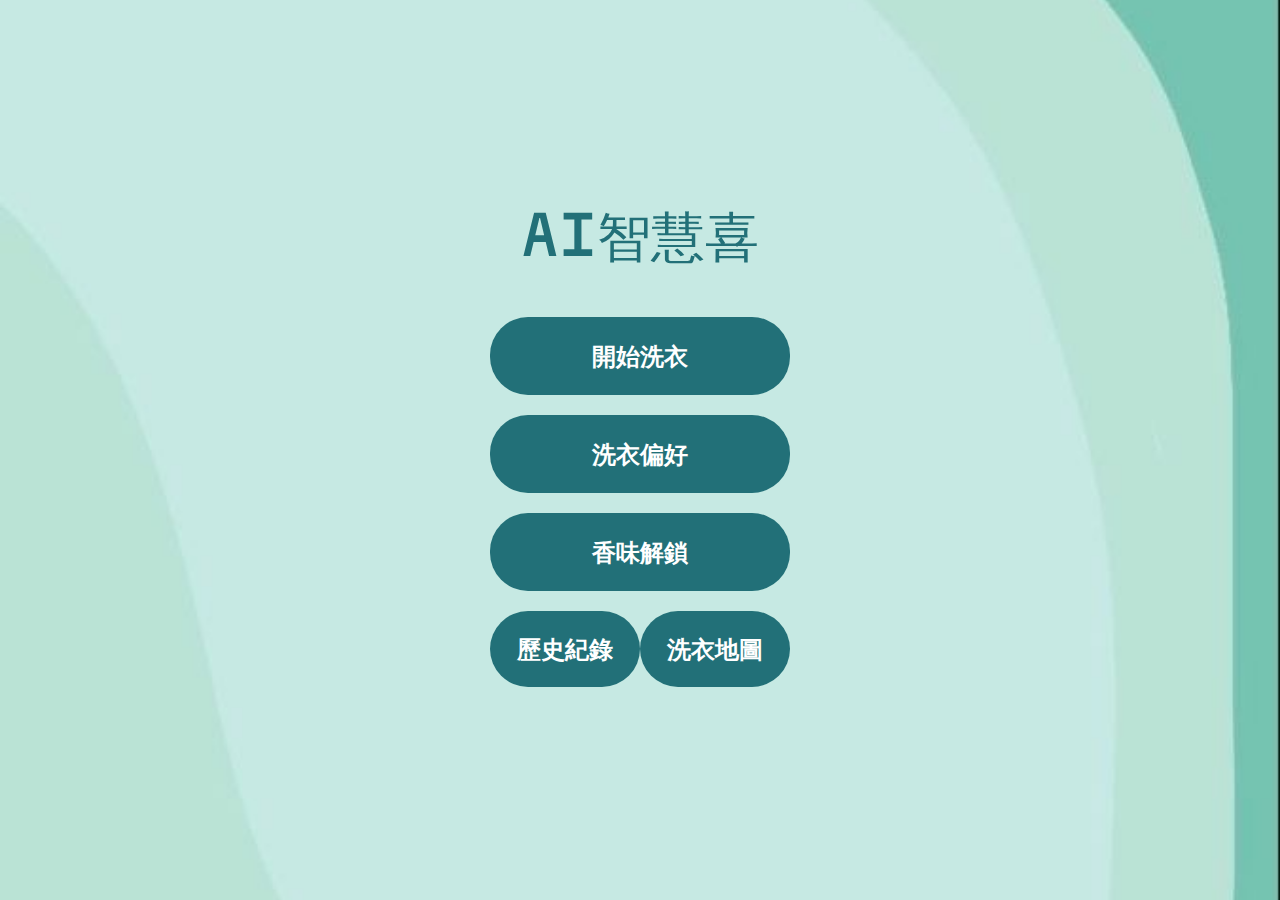
<file: index.html>
<!DOCTYPE html>
<html lang="en">
<head>
    <meta charset="UTF-8">
    <meta http-equiv="X-UA-Compatible" content="IE=edge">
    <meta name="viewport" content="width=device-width, initial-scale=1.0">
    <link rel="icon" href="pic/favicon.ico">
    <link rel="stylesheet" href="https://cdn.jsdelivr.net/npm/bootstrap@5.3.0-alpha1/dist/css/bootstrap.min.css" type="text/css">
    <link rel="stylesheet" href="src/index.css" type="text/css">
    <title>AI智慧喜</title>
</head>
<body>
    <div class="container">
        <div class="flex-col flex-cent">
            <h1>AI智慧喜</h1>
            <a href="start.html" class="btn">開始洗衣</a>
            <a href="preference.html" class="btn">洗衣偏好</a>
            <a href="unlock.html" class="btn">香味解鎖</a>
            <div class="flex-col-1 flex-cent-1">
                <a href="history.html" class="btn-1">歷史紀錄</a>
                <a href="map.html" class="btn-1">洗衣地圖</a>
            </div>
        </div>
    </div>
</body>
</html>
</file>
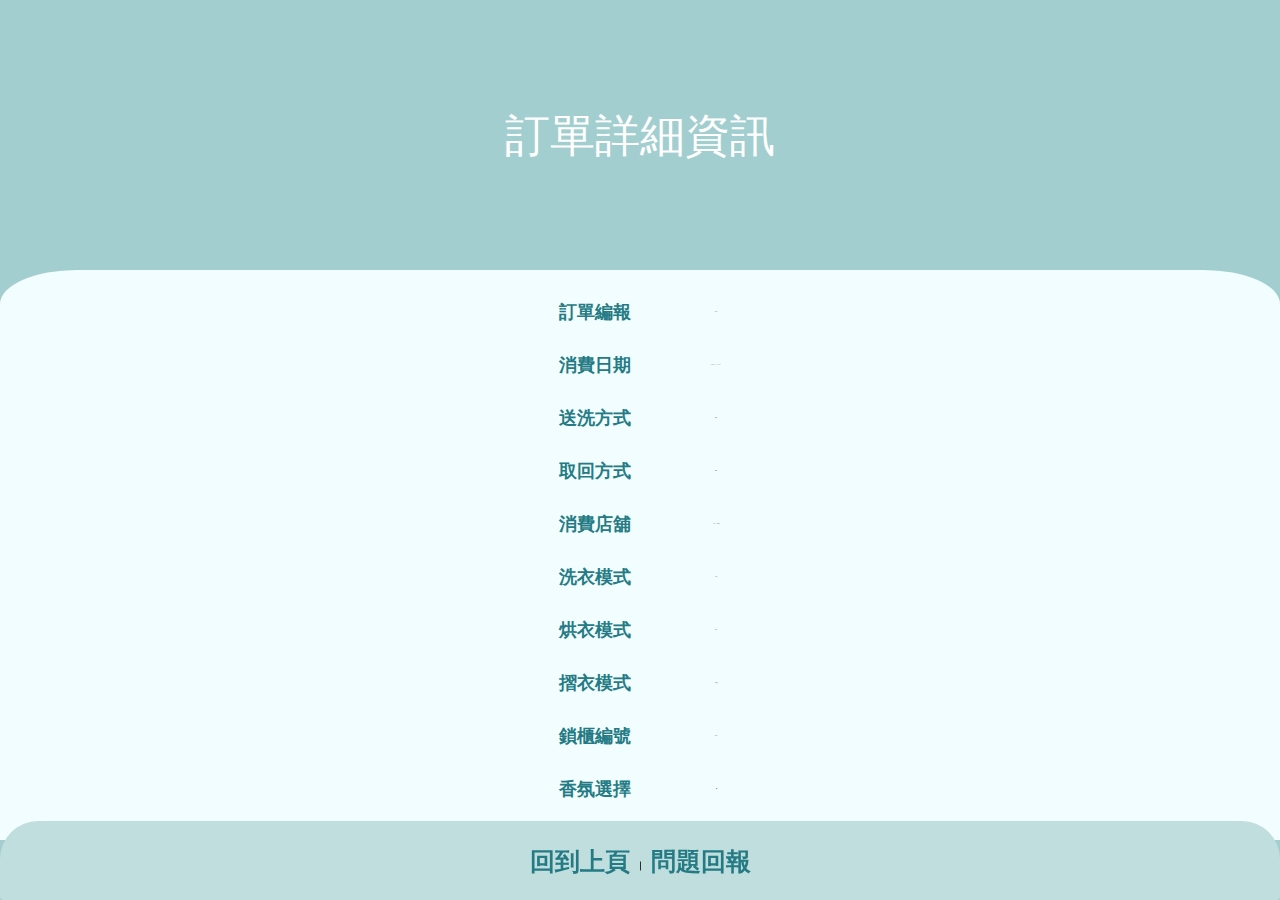
<file: detail.html>
<!DOCTYPE html>
<html lang="en">
<head>
    <meta charset="UTF-8">
    <meta http-equiv="X-UA-Compatible" content="IE=edge">
    <meta name="viewport" content="width=device-width, initial-scale=1.0">
    <link rel="icon" href="pic/favicon.ico">
    <link rel="stylesheet" href="https://cdn.jsdelivr.net/npm/bootstrap@5.3.0-alpha1/dist/css/bootstrap.min.css" type="text/css">
    <link rel="stylesheet" href="src/style.css" type="text/css">
    <link rel="stylesheet" href="src/detail.css" type="text/css">
    <title>訂單詳細資訊</title>
</head>
<body>
    <div class="container">
        <div class="flex-col">
            <h1>訂單詳細資訊</h1>
        </div>
    </div>
    <div class="container-1">
        <table>
            <tr>
                <td id="con">訂單編報</td>
                <td>001</td>
            </tr>
            <tr>
                <td id="con">消費日期</td>
                <td>2022-11-01</td>
            </tr>
            <tr>
                <td id="con">送洗方式</td>
                <td>自送</td>
            </tr>
            <tr>
                <td id="con">取回方式</td>
                <td>自取</td>
            </tr>
            <tr>
                <td id="con">消費店舖</td>
                <td>中壢中原大學店</td>
            </tr>
            <tr>
                <td id="con">洗衣模式</td>
                <td>標準</td>
            </tr>
            <tr>
                <td id="con">烘衣模式</td>
                <td>日曬</td>
            </tr>
            <tr>
                <td id="con">摺衣模式</td>
                <td>機器人</td>
            </tr>
            <tr>
                <td id="con">鎖櫃編號</td>
                <td>001</td>
            </tr>
            <tr>
                <td id="con">香氛選擇</td>
                <td>無</td>
            </tr>
        </table>
        <div class="btn">
            <a href="history.html">回到上頁</a>
            |
            <a href="solve.html">問題回報</a>
        </div>
    </div>
</body>
</html>
</file>
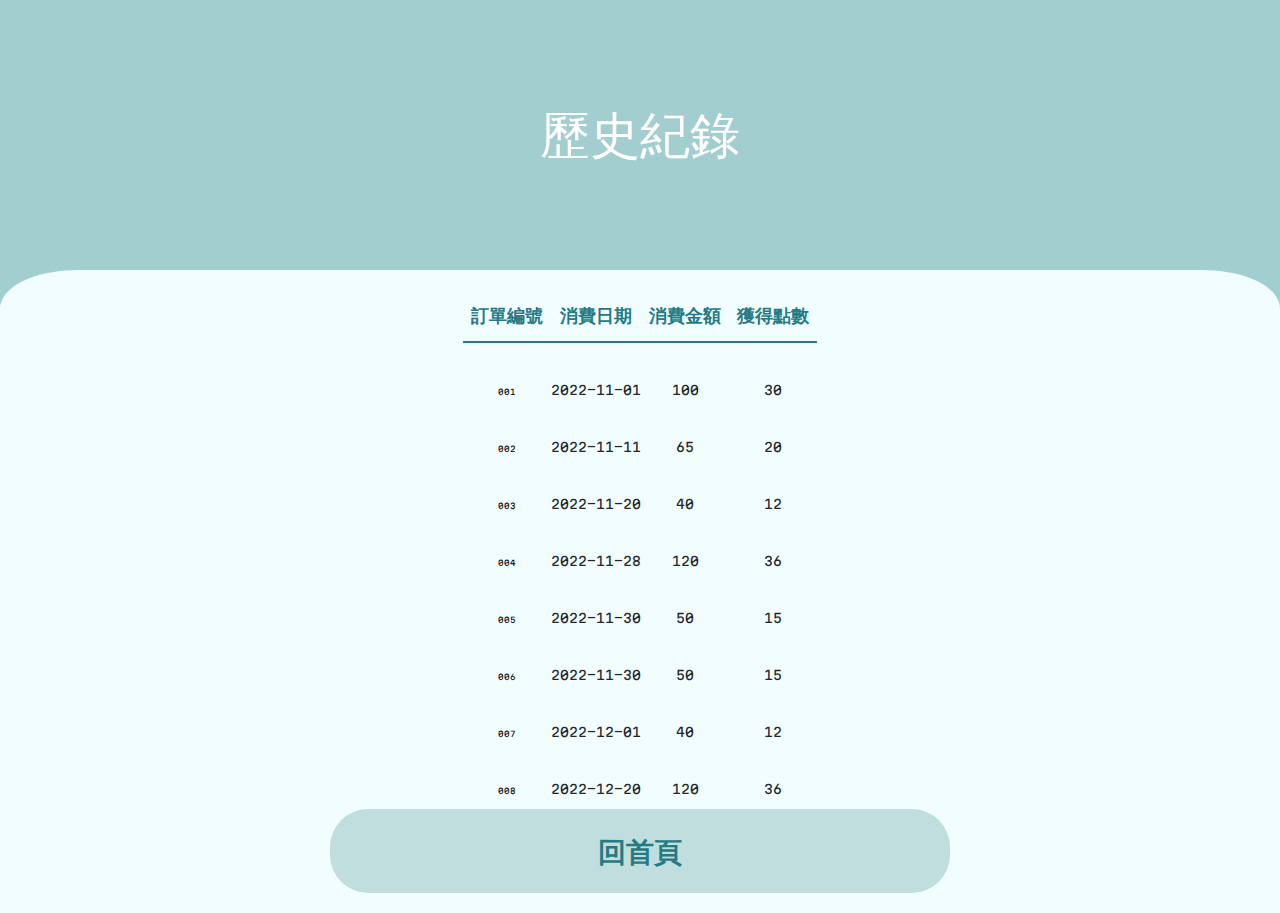
<file: history.html>
<!DOCTYPE html>
<html lang="en">
<head>
    <meta charset="UTF-8">
    <meta http-equiv="X-UA-Compatible" content="IE=edge">
    <meta name="viewport" content="width=device-width, initial-scale=1.0">
    <link rel="icon" href="pic/favicon.ico">
    <link rel="stylesheet" href="https://cdn.jsdelivr.net/npm/bootstrap@5.3.0-alpha1/dist/css/bootstrap.min.css" type="text/css">
    <link rel="stylesheet" href="src/style.css" type="text/css">
    <link rel="stylesheet" href="src/history.css" type="text/css">
    <title>歷史紀錄</title>
</head>
<body>
    <div class="container">
        <div class="flex-col">
            <h1>歷史紀錄</h1>
        </div>
    </div>
    <div class="container-1">
        <table>
            <tr>
                <th>訂單編號</th>
                <th>消費日期</th>
                <th>消費金額</th>
                <th>獲得點數</th>
            </tr>
            <tr>
                <td><a href="detail.html">001</a></td>
                <td>2022-11-01</td>
                <td>100</td>
                <td>30</td>
            </tr>
            <tr>
                <td><a href="detail.html">002</a></td>
                <td>2022-11-11</td>
                <td>65</td>
                <td>20</td>
            </tr>
            <tr>
                <td><a href="detail.html">003</a></td>
                <td>2022-11-20</td>
                <td>40</td>
                <td>12</td>
            </tr>
            <tr>
                <td><a href="detail.html">004</a></td>
                <td>2022-11-28</td>
                <td>120</td>
                <td>36</td>
            </tr>
            <tr>
                <td><a href="detail.html">005</a></td>
                <td>2022-11-30</td>
                <td>50</td>
                <td>15</td>
            </tr>
            <tr>
                <td><a href="detail.html">006</a></td>
                <td>2022-11-30</td>
                <td>50</td>
                <td>15</td>
            </tr>
            <tr>
                <td><a href="detail.html">007</a></td>
                <td>2022-12-01</td>
                <td>40</td>
                <td>12</td>
            </tr>
            <tr>
                <td><a href="detail.html">008</a></td>
                <td>2022-12-20</td>
                <td>120</td>
                <td>36</td>
            </tr>
        </table>
        <a href="index.html" class="btn">回首頁</a>
    </div>
</body>
</html>
</file>
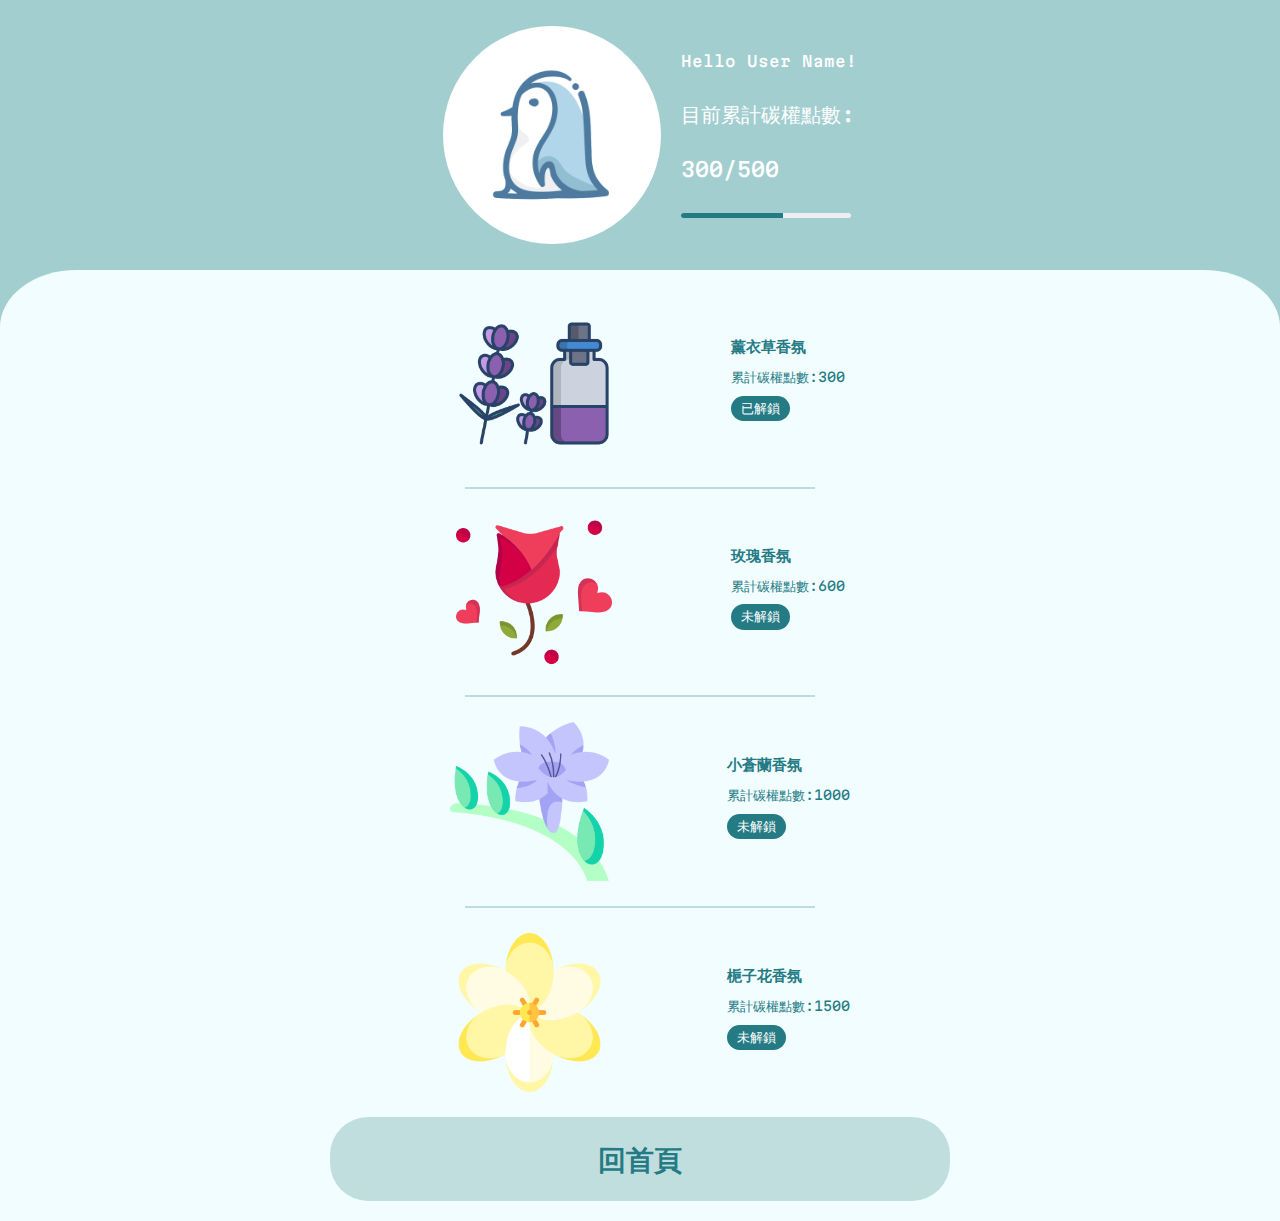
<file: unlock.html>
<!DOCTYPE html>
<html lang="en">
<head>
    <meta charset="UTF-8">
    <meta http-equiv="X-UA-Compatible" content="IE=edge">
    <meta name="viewport" content="width=device-width, initial-scale=1.0">
    <link rel="icon" href="pic/favicon.ico">
    <link rel="stylesheet" href="https://cdn.jsdelivr.net/npm/bootstrap@5.3.0-alpha1/dist/css/bootstrap.min.css" type="text/css">
    <link rel="stylesheet" href="src/style.css" type="text/css">
    <link rel="stylesheet" href="src/unlock.css" type="text/css">
    <title>香味解鎖</title>
</head>
<body>
    <div class="container">
        <div class="flex-col">
            <img src="pic/avatar.png" class="avatar" alt="avatar">
            <div class=" flex-cent">
                <h1>Hello User Name!</h1>
                <h2>目前累計碳權點數:</h2>
                <h2>300/500</h2>
                <div class="bar-container">
                    <div class="bar-progress"></div>
                </div>
            </div>
        </div>
    </div> 
    <div class="container-1">
        <ul class="flex-col-1">
            <img src="pic/lavender.png" class="flower" alt="">
            <div class="flex-cent-1">
                <li><h3>薰衣草香氛</h3></li>
                <li>累計碳權點數:300</li>
                <li>
                    <input type="button" value="已解鎖">
                </li>
            </div>
        </ul>
        <hr>
        <ul class="flex-col-1">
            <img src="pic/rose.png" class="flower" alt="">
            <div class="flex-cent-1">
                <li ><h3>玫瑰香氛</h3></li>
                <li>累計碳權點數:600</li>
                <li>
                    <input type="button" disabled="disabled" value="未解鎖">
                </li>
            </div>
        </ul>
        <hr>
        <ul class="flex-col-1">
            <img src="pic/freesia.png" class="flower" alt="">
            <div class="flex-cent-1">
                <li><h3>小蒼蘭香氛</h3></li>
                <li>累計碳權點數:1000</li>
                <li>
                    <input type="button" disabled="disabled" value="未解鎖">
                </li>  
            </div>
        </ul>
        <hr>
        <ul class="flex-col-1">
            <img src="pic/gardenia.png" class="flower" alt="">
            <div class="flex-cent-1">
                <li><h3>梔子花香氛</h3></li>
                <li>累計碳權點數:1500</li>
                <li>
                    <input type="button" disabled="disabled" value="未解鎖">
                </li>
            </div>
        </ul>
        <a href="index.html" class="btn">回首頁</a>
    </div>
</body>
</html>
</file>
<file: src/index.css>
@import url('https://fonts.googleapis.com/css2?family=Martian+Mono&display=swap');

* {
    box-sizing: border-box;
    margin: 0;
    padding: 0;
    font-size: 62.5%;
    font-family:'Martian Mono', "微軟正黑體","Segoe UI",monospace;
}

body{
    background-image: url(../pic/1.JPG);
    background-position:center center;
    background-size: cover;
}

h1{
    font-size: 5.4rem;
    color: #227078;
    margin-bottom: 5rem;
    
}

.container{
    width: 100vw;
    height: 100vh;
    display: flex;
    justify-content: center;
    align-items: center;
    max-width: 80rem;
    margin: 0 auto;
    /* padding: 2rem; */
}

/* 排版1 */
.flex-col{ 
    display: flex;
    flex-direction: column;
}

.flex-cent{
    justify-content: center;
    align-items: center;
}
/* 排版1-1 */
.flex-col-1{
    display: flex;
    flex-direction: row;
}

.flex-cent-1{
    justify-content: center;
    align-items: center;
}

.btn{
    font-size: 2.4rem;
    padding: 2rem 0;
    width: 30rem;
    text-align: center;
    margin-bottom: 2rem;
    text-decoration: none;
    font-weight: bold;
    color: #227078;
    color: white;
    background-color: #227078;
    border-radius: 38px;
}

.btn-1{
    font-size: 2.4rem;
    padding: 2rem 0;
    width: 15rem;
    text-align: center;
    margin-bottom: 1rem;
    text-decoration: none;
    font-weight: bold;
    color: white;
    background-color: #227078;
    border-radius: 38px;
}

.btn:hover {
    cursor: pointer;
    box-shadow: 0 0.4rem 1.4rem 0 rgba(206, 222, 243, 0.6);
    transition: transform 150ms;
    transform: scale(1.03);
}

.btn[disabled]:hover {
    cursor: not-allowed;
    box-shadow: none;
    transform: none;
}
</file>
<file: src/style.css>
@import url('https://fonts.googleapis.com/css2?family=Martian+Mono&display=swap');

* {
    box-sizing: border-box;
    margin: 0;
    padding: 0;
    font-size: 62.5%;
    font-family:'Martian Mono', "微軟正黑體","Segoe UI",monospace;
}

body{
    background-color: #A3CECF;
    background-position:center center;
    background-size: cover;
}
</file>
<file: src/detail.css>
/* 排版1 */
.container{
    width: 100vw;
    height: 30vh;
    display: flex;
    justify-content: center;
    align-items: center;
    max-width: 80rem;
    margin: 0 auto;
    padding: 2rem;
}

.flex-col{
    display: flex;
    justify-content: center;
}

h1{
    font-size: 4.5rem;
    color: white;
}

/* 排版2 阿巴阿巴巴啊啊aaaa*/
.container-1{
    width: 100vw;
    /* height: 70vh; */
    display: flex;
    justify-content: flex-start;
    align-items: center;
    flex-direction: column;
    /* max-width: 80rem; */
    margin: 0 auto;
    padding: 2rem;
    background-color: #F1FDFF;
    border-top-left-radius: 6%;
    border-top-right-radius: 6%;
}

table{
    border-collapse: collapse;
    text-align: center;
}

#con{
    font-size: 1.8rem;
    font-weight: bold;
    color: #247B84;
}

td{
    padding: 0.8rem 4rem 1.8rem 4rem;
    text-align: center;
}

.btn{
    padding: 2rem 0;
    width: 100%;
    bottom: 0;
    text-align: center;
    background-color: #C1DEDF;
    border-top-left-radius: 38px;
    border-top-right-radius: 38px;
    position: fixed;
}

.btn a{
    font-size: 2.5rem;
    text-decoration: none;
    color: #247B84;
    font-weight: bold;
}
</file>
<file: src/history.css>
/* 排版1 */
.container{
    width: 100vw;
    height: 30vh;
    display: flex;
    justify-content: center;
    align-items: center;
    max-width: 80rem;
    margin: 0 auto;
    padding: 2rem;
}

.flex-col{
    display: flex;
    justify-content: center;
}

h1{
    font-size: 5rem;
    color: white;
}

/* 排版2 阿巴阿巴巴啊啊aaaa*/
.container-1{
    width: 100vw;
    /* height: 70vh; */
    display: flex;
    justify-content: flex-start;
    align-items: center;
    flex-direction: column;
    /* max-width: 80rem; */
    margin: 0 auto;
    padding: 2rem;
    background-color: #F1FDFF;
    border-top-left-radius: 6%;
    border-top-right-radius: 6%;
}

table{
    border-collapse: collapse;
    text-align: center;
}

th{
    border-bottom-left-radius:25%;
    border-bottom-right-radius:25%;
    border-bottom: 0.2rem solid #247B84;
    font-size: 1.8rem;
    color:#247B84;
    padding:1.2rem 0.8rem;
}

td{
    padding: 3.8rem 0 0 0;
    font-size: 1.27rem;
}

a{
    text-decoration: none;
    color: black;
}

.btn{
    font-size: 2.8rem;
    padding: 2rem 0;
    margin-top: 1rem;
    width: 50%;
    text-align: center;
    font-weight: bold;
    text-decoration: none;
    color: #247B84;
    background-color: #C1DEDF;
    border-radius: 38px;
}
</file>
<file: src/unlock.css>
.container{
    width: 100vw;
    height: 30vh;
    display: flex;
    justify-content: center;
    align-items: center;
    max-width: 80rem;
    margin: 0 auto;
    padding: 2rem;
}

/* 排版1 */
.flex-col{ 
    display: flex;
    justify-content: center;
}

.flex-cent{
    display: flex;
    flex-direction: column;
    justify-content: space-evenly;
}

.avatar{
    max-width: 100%;
    width: 30%;
    margin:0 2rem;
    border-radius: 50%;
}

h1{
    font-size: 1.5rem;
    color: #ffffff;
    text-align: left;
}

h2{
    font-size: 2rem;
    color: #ffffff;
    text-align: left;
}

.bar-container {
    width: 17rem;
    height: 0.5rem;
    border-radius: 25px;
    background: #eee;
}
.bar-progress {
    width: 60%;
    height: inherit;
    border-radius: 25px 0 0 25px;
    background:#247B84;
}

.container-1{
    width: 100vw;
    /* height: 70vh; */
    display: flex;
    justify-content: flex-start;
    align-items: center;
    flex-direction: column;
    /* max-width: 80rem; */
    margin: 0 auto;
    padding: 2rem;
    background-color: #F1FDFF;
    border-top-left-radius: 6%;
    border-top-right-radius: 6%;
}

/* 排版2 */
.flex-col-1{ 
    display: flex;
    justify-content:space-evenly
}

.flex-cent-1{
    display: flex;
    flex-direction: column;
    justify-content: center;
}

ul{
    margin:1.5rem 0 ;
}

li{
    list-style:none;
    font-size: 1.3rem;
    margin-bottom: 0.8rem;
    color: #247B84;
}

h3{
    font-size: 1.5rem;
    font-weight: bold;
}

.flower{
    max-width: 100%;
    width: 25%;
}

hr{
    width: 35rem;
    border: #247B84 0.01rem solid;
}

input{
    border-radius: 30px;
    padding: 0.3rem 1rem ;
    color: white;
    background-color: #247B84;
    caret-color: #247B84;
    border:none;
}

.btn{
    font-size: 2.8rem;
    padding: 2rem 0;
    margin-top: 1rem;
    width: 50%;
    text-align: center;
    font-weight: bold;
    text-decoration: none;
    color: #247B84;
    background-color: #C1DEDF;
    border-radius: 38px;
}
</file>
